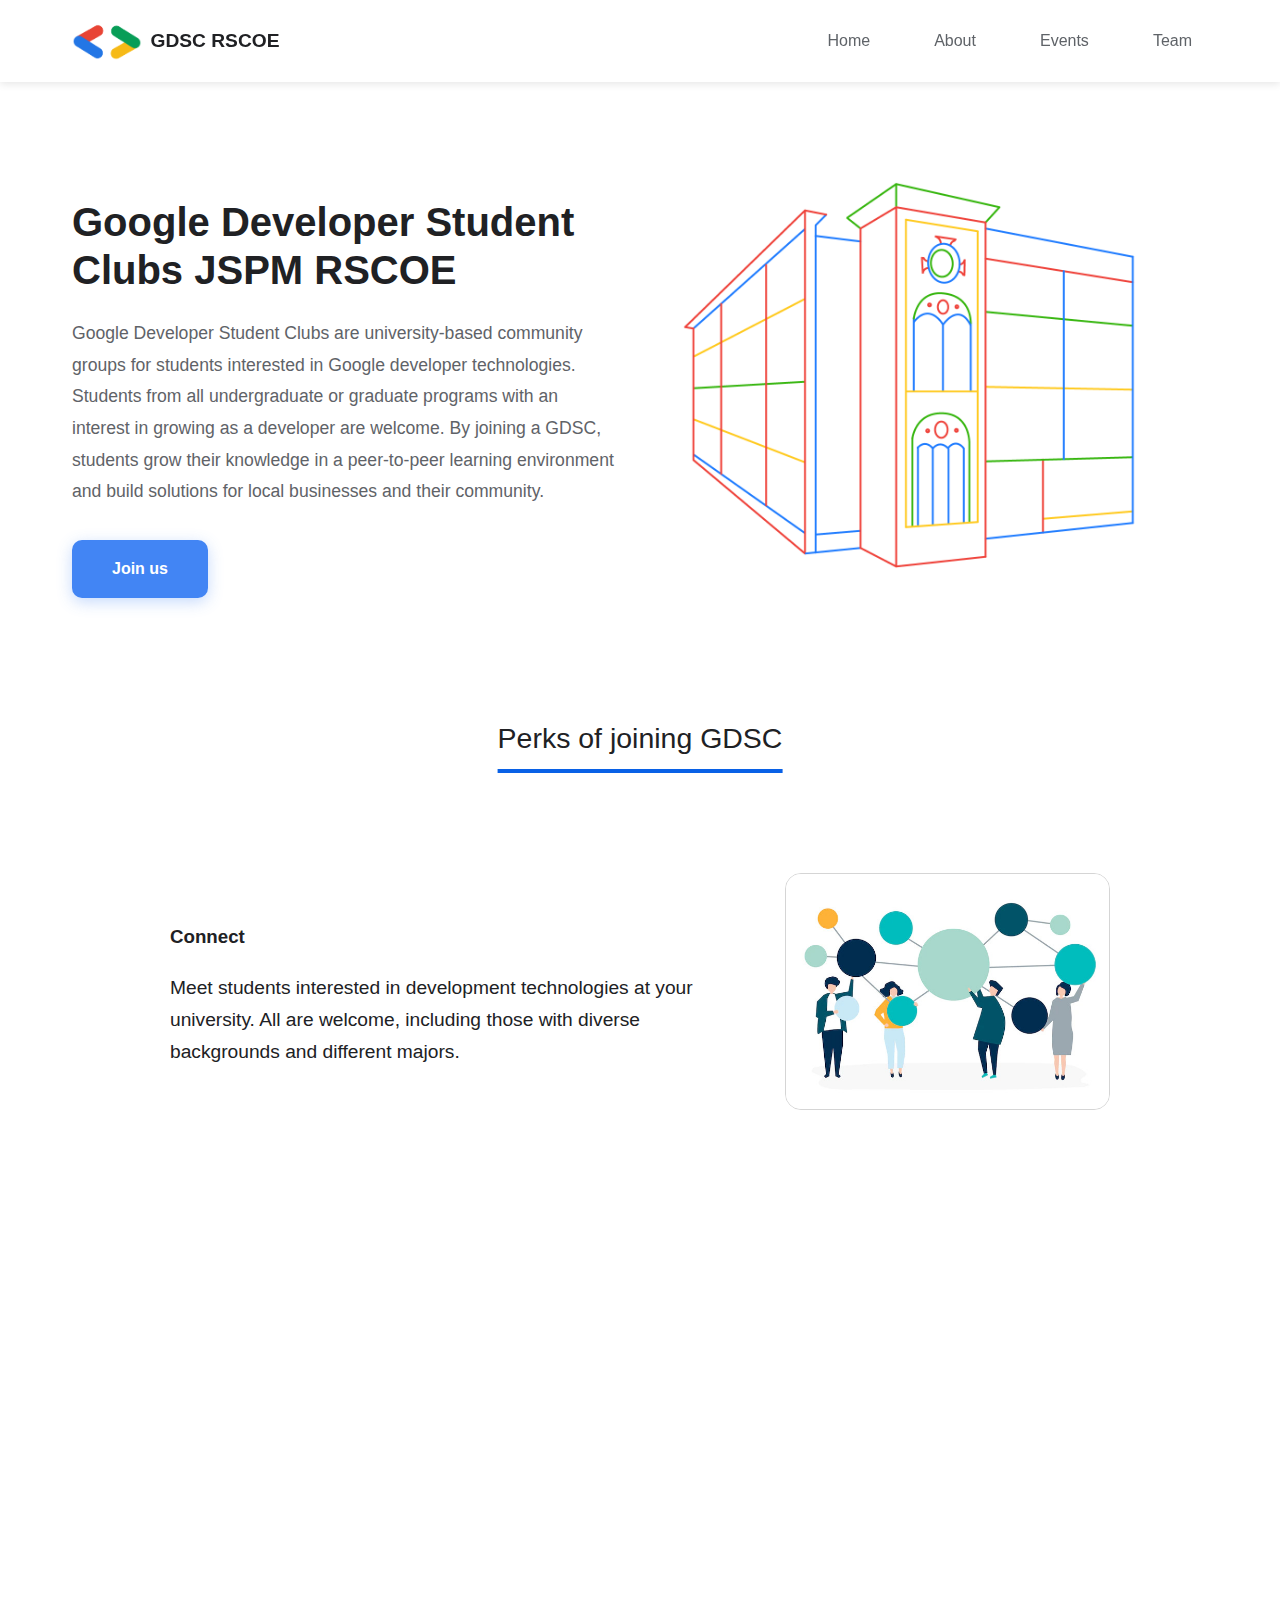
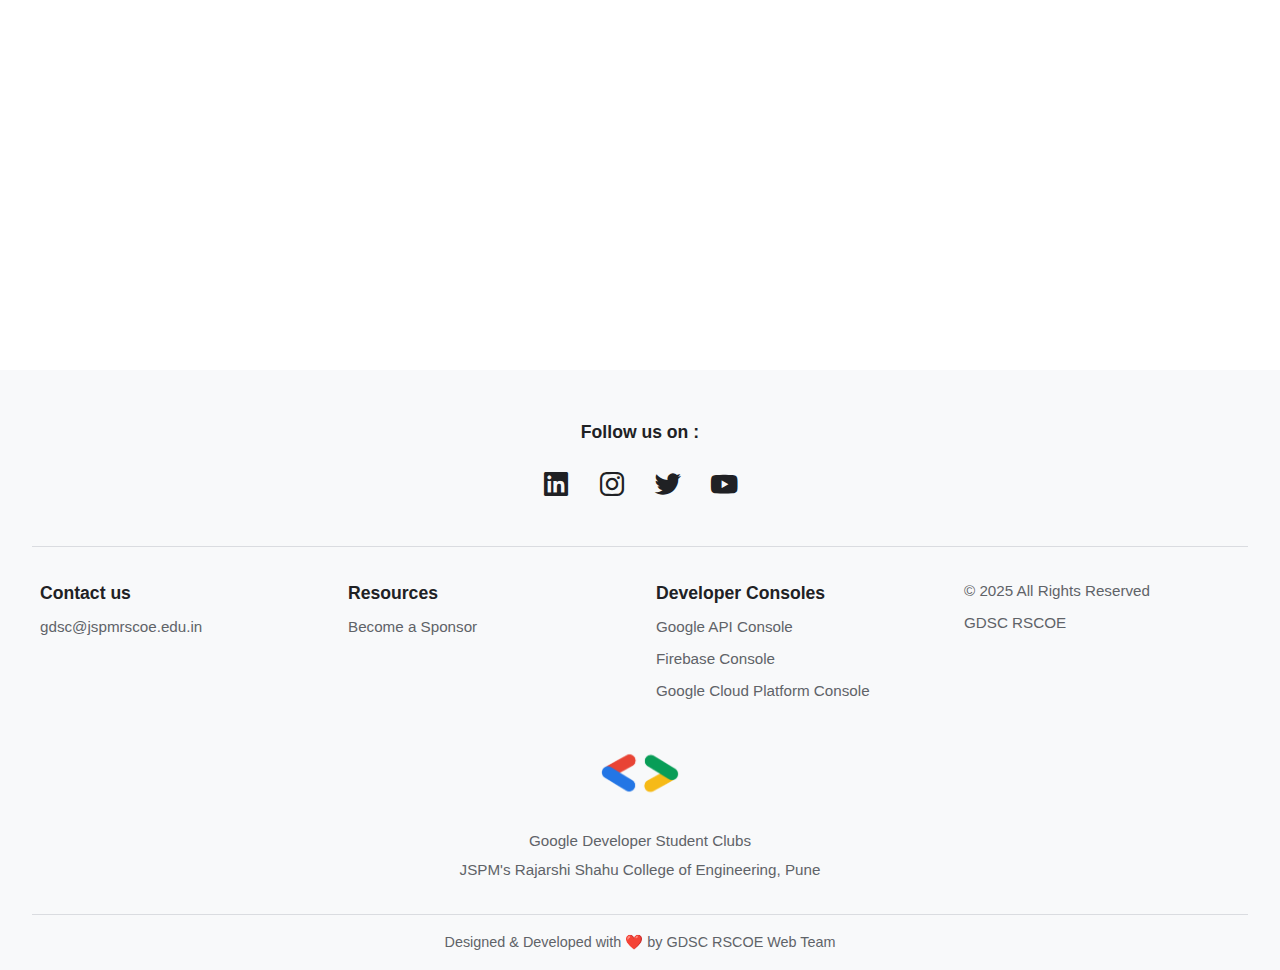
<file: index.html>
<!DOCTYPE html>
<html lang="en">
  <head>
    <meta charset="UTF-8" />
    <meta http-equiv="X-UA-Compatible" content="IE=edge" />
    <meta name="viewport" content="width=device-width, initial-scale=1.0" />

    <title>GDSC RSCOE - Google Developer Student Club</title>
    <meta
      name="description"
      content="Join the Google Developer Student Club at JSPM RSCOE. Connect with fellow students, learn new developer skills, and grow by building solutions for your community."
    />

    <link rel="stylesheet" href="style.css" />
    <link
      href="https://unpkg.com/boxicons@2.1.4/css/boxicons.min.css"
      rel="stylesheet"
    />
  </head>
  <body>
    <header class="header">
      <nav class="navbar">
        <div class="logo-div">
          <a href="index.html" aria-label="GDSC RSCOE Homepage">
            <img class="logo" src="public/logo.png" alt="GDSC RSCOE Logo" />
            <p class="logo-text">GDSC RSCOE</p>
          </a>
        </div>
        <div class="menu">
          <ul class="nav-menu">
            <li><a href="index.html">Home</a></li>
            <li><a href="about.html">About</a></li>
            <li><a href="events.html">Events</a></li>
            <li><a href="team.html">Team</a></li>
          </ul>
        </div>
        <button class="hamburger" aria-label="Open menu" aria-expanded="false">
          <span class="bar"></span>
          <span class="bar"></span>
          <span class="bar"></span>
        </button>
      </nav>
    </header>

    <main>
      <section class="hero-section">
        <div class="hero-content">
          <div class="hero-text">
            <h1 class="hero-title">
              Google Developer Student Clubs JSPM RSCOE
            </h1>
            <p class="hero-description">
              Google Developer Student Clubs are university-based community
              groups for students interested in Google developer technologies.
              Students from all undergraduate or graduate programs with an
              interest in growing as a developer are welcome. By joining a GDSC,
              students grow their knowledge in a peer-to-peer learning
              environment and build solutions for local businesses and their
              community.
            </p>
            <a href="about.html" class="cta-button">Join us</a>
          </div>
          <div class="hero-image">
            <img
              src="public/Landing_page.svg"
              alt="Illustration of developers collaborating on projects"
            />
          </div>
        </div>
      </section>

      <h2 class="perk-head">Perks of joining GDSC</h2>

      <div class="clg-container">
        <section class="c-container perk-section">
          <div class="c-info perk-text">
            <h3 class="head-2">Connect</h3>
            <p class="clg-para">
              Meet students interested in development technologies at your
              university. All are welcome, including those with diverse
              backgrounds and different majors.
            </p>
          </div>
          <div class="perk-image">
            <img
              class="c-img"
              src="public/connect.jpg"
              alt="Students networking and connecting at an event"
            />
          </div>
        </section>

        <section class="l-container perk-section">
          <div class="perk-image">
            <img
              class="l-img"
              src="public/learn.png"
              alt="A person learning coding skills on a laptop"
            />
          </div>
          <div class="l-info perk-text">
            <h3 class="head-2">Learn</h3>
            <p class="clg-para">
              Learn about a range of technical topics and gain new skills
              through hands-on workshops, events, talks, and project-building
              activities—both online and in-person.
            </p>
          </div>
        </section>

        <section class="g-container perk-section">
          <div class="g-info perk-text">
            <h3 class="head-2">Grow</h3>
            <p class="clg-para">
              Apply new learnings to build great solutions for local problems.
              Advance your skills, career, and network. Give back to your
              community by helping others learn.
            </p>
          </div>
          <div class="perk-image">
            <img
              class="g-img"
              src="public/grow.png"
              alt="A plant growing out of a book, symbolizing personal growth"
            />
          </div>
        </section>
      </div>
      
    </main>

    <footer class="footer">
      <div class="footer-top">
        <p>Follow us on :</p>
        <div class="social-icons">
          <a href="#" target="_blank" aria-label="LinkedIn"
            ><i class="bx bxl-linkedin-square"></i
          ></a>
          <a href="#" target="_blank" aria-label="Instagram"
            ><i class="bx bxl-instagram"></i
          ></a>
          <a href="#" target="_blank" aria-label="Twitter"
            ><i class="bx bxl-twitter"></i
          ></a>
          <a href="#" target="_blank" aria-label="YouTube"
            ><i class="bx bxl-youtube"></i
          ></a>
        </div>
      </div>
      <hr />
      <div class="footer-content">
        <div class="footer-column">
          <h4>Contact us</h4>
          <p>gdsc@jspmrscoe.edu.in</p>
        </div>
        <div class="footer-column">
          <h4>Resources</h4>
          <p>Become a Sponsor</p>
        </div>
        <div class="footer-column">
          <h4>Developer Consoles</h4>
          <p>Google API Console</p>
          <p>Firebase Console</p>
          <p>Google Cloud Platform Console</p>
        </div>
        <div class="footer-column">
          <p>&copy; 2025 All Rights Reserved</p>
          <p>GDSC RSCOE</p>
        </div>
      </div>
      <div class="footer-logo">
        <img src="public/logo.png" alt="GDSC RSCOE Logo" />
        <p>Google Developer Student Clubs</p>
        <p>JSPM's Rajarshi Shahu College of Engineering, Pune</p>
      </div>
      <p class="footer-credit">
        Designed & Developed with ❤️ by GDSC RSCOE Web Team
      </p>
    </footer>

    <script type="module" src="main.js"></script>
  </body>
</html>
</file>
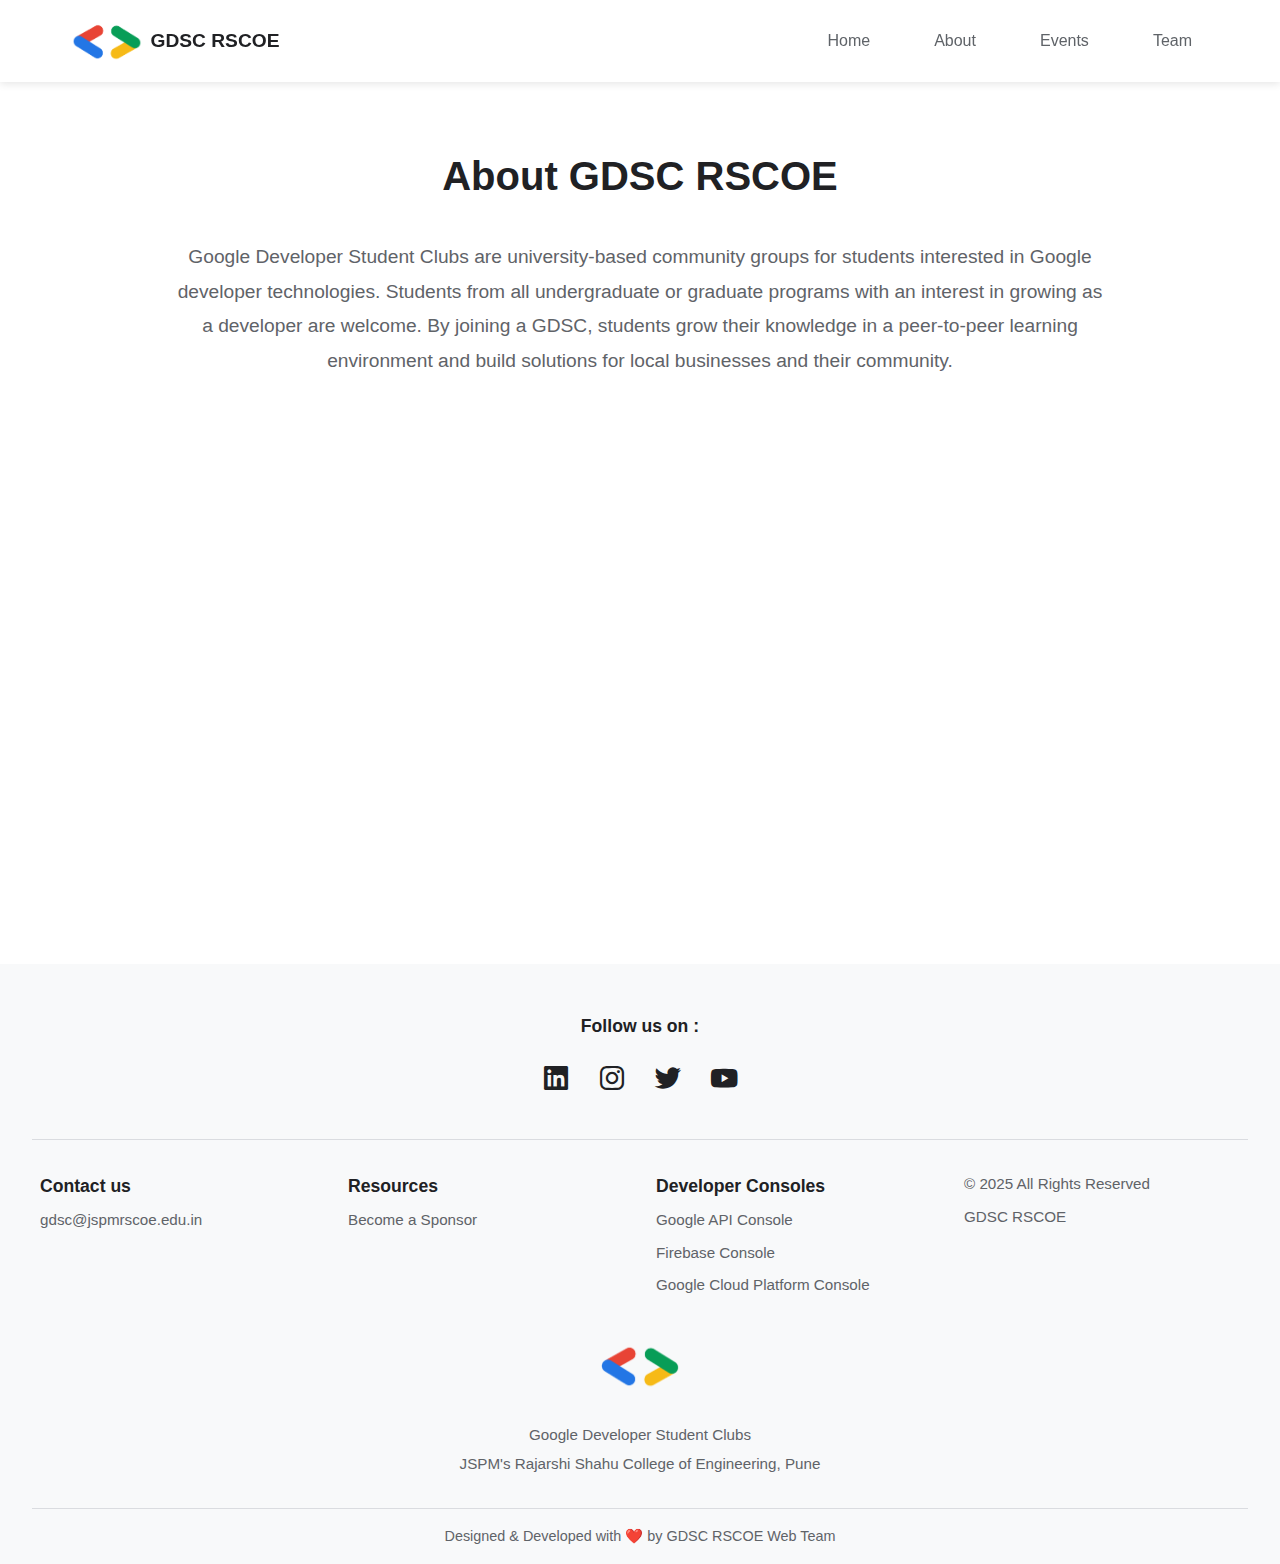
<file: about.html>
<!DOCTYPE html>
<html lang="en">
  <head>
    <meta charset="UTF-8" />
    <meta http-equiv="X-UA-Compatible" content="IE=edge" />
    <meta name="viewport" content="width=device-width, initial-scale=1.0" />

    <title>About - GDSC RSCOE</title>
    <meta
      name="description"
      content="Learn about the Google Developer Student Club at JSPM RSCOE. Discover our mission to help students connect, learn, and grow in a peer-to-peer learning environment."
    />

    <link rel="stylesheet" href="style.css" />
    <link
      href="https://unpkg.com/boxicons@2.1.4/css/boxicons.min.css"
      rel="stylesheet"
    />
  </head>
  <body>
    <header class="header">
      <nav class="navbar">
        <div class="logo-div">
          <a href="index.html" aria-label="GDSC RSCOE Homepage">
            <img class="logo" src="public/logo.png" alt="GDSC RSCOE Logo" />
            <p class="logo-text">GDSC RSCOE</p>
          </a>
        </div>
        <div class="menu">
          <ul class="nav-menu">
            <li><a href="index.html">Home</a></li>
            <li><a href="about.html">About</a></li>
            <li><a href="events.html">Events</a></li>
            <li><a href="team.html">Team</a></li>
          </ul>
        </div>
        <button class="hamburger" aria-label="Open menu" aria-expanded="false">
          <span class="bar"></span>
          <span class="bar"></span>
          <span class="bar"></span>
        </button>
      </nav>
    </header>

    <main>
      <section class="about-section">
        <h1>About GDSC RSCOE</h1>
        <p class="about-description">
          Google Developer Student Clubs are university-based community groups
          for students interested in Google developer technologies. Students
          from all undergraduate or graduate programs with an interest in
          growing as a developer are welcome. By joining a GDSC, students grow
          their knowledge in a peer-to-peer learning environment and build
          solutions for local businesses and their community.
        </p>
      </section>
    </main>

    <footer class="footer">
      <div class="footer-top">
        <p>Follow us on :</p>
        <div class="social-icons">
          <a href="#" target="_blank" aria-label="LinkedIn"
            ><i class="bx bxl-linkedin-square"></i
          ></a>
          <a href="#" target="_blank" aria-label="Instagram"
            ><i class="bx bxl-instagram"></i
          ></a>
          <a href="#" target="_blank" aria-label="Twitter"
            ><i class="bx bxl-twitter"></i
          ></a>
          <a href="#" target="_blank" aria-label="YouTube"
            ><i class="bx bxl-youtube"></i
          ></a>
        </div>
      </div>
      <hr />
      <div class="footer-content">
        <div class="footer-column">
          <h4>Contact us</h4>
          <p>gdsc@jspmrscoe.edu.in</p>
        </div>
        <div class="footer-column">
          <h4>Resources</h4>
          <p>Become a Sponsor</p>
        </div>
        <div class="footer-column">
          <h4>Developer Consoles</h4>
          <p>Google API Console</p>
          <p>Firebase Console</p>
          <p>Google Cloud Platform Console</p>
        </div>
        <div class="footer-column">
          <p>&copy; 2025 All Rights Reserved</p>
          <p>GDSC RSCOE</p>
        </div>
      </div>
      <div class="footer-logo">
        <img src="public/logo.png" alt="GDSC RSCOE Logo" />
        <p>Google Developer Student Clubs</p>
        <p>JSPM's Rajarshi Shahu College of Engineering, Pune</p>
      </div>
      <p class="footer-credit">
        Designed & Developed with ❤️ by GDSC RSCOE Web Team
      </p>
    </footer>

    <script type="module" src="main.js"></script>
  </body>
</html>
</file>
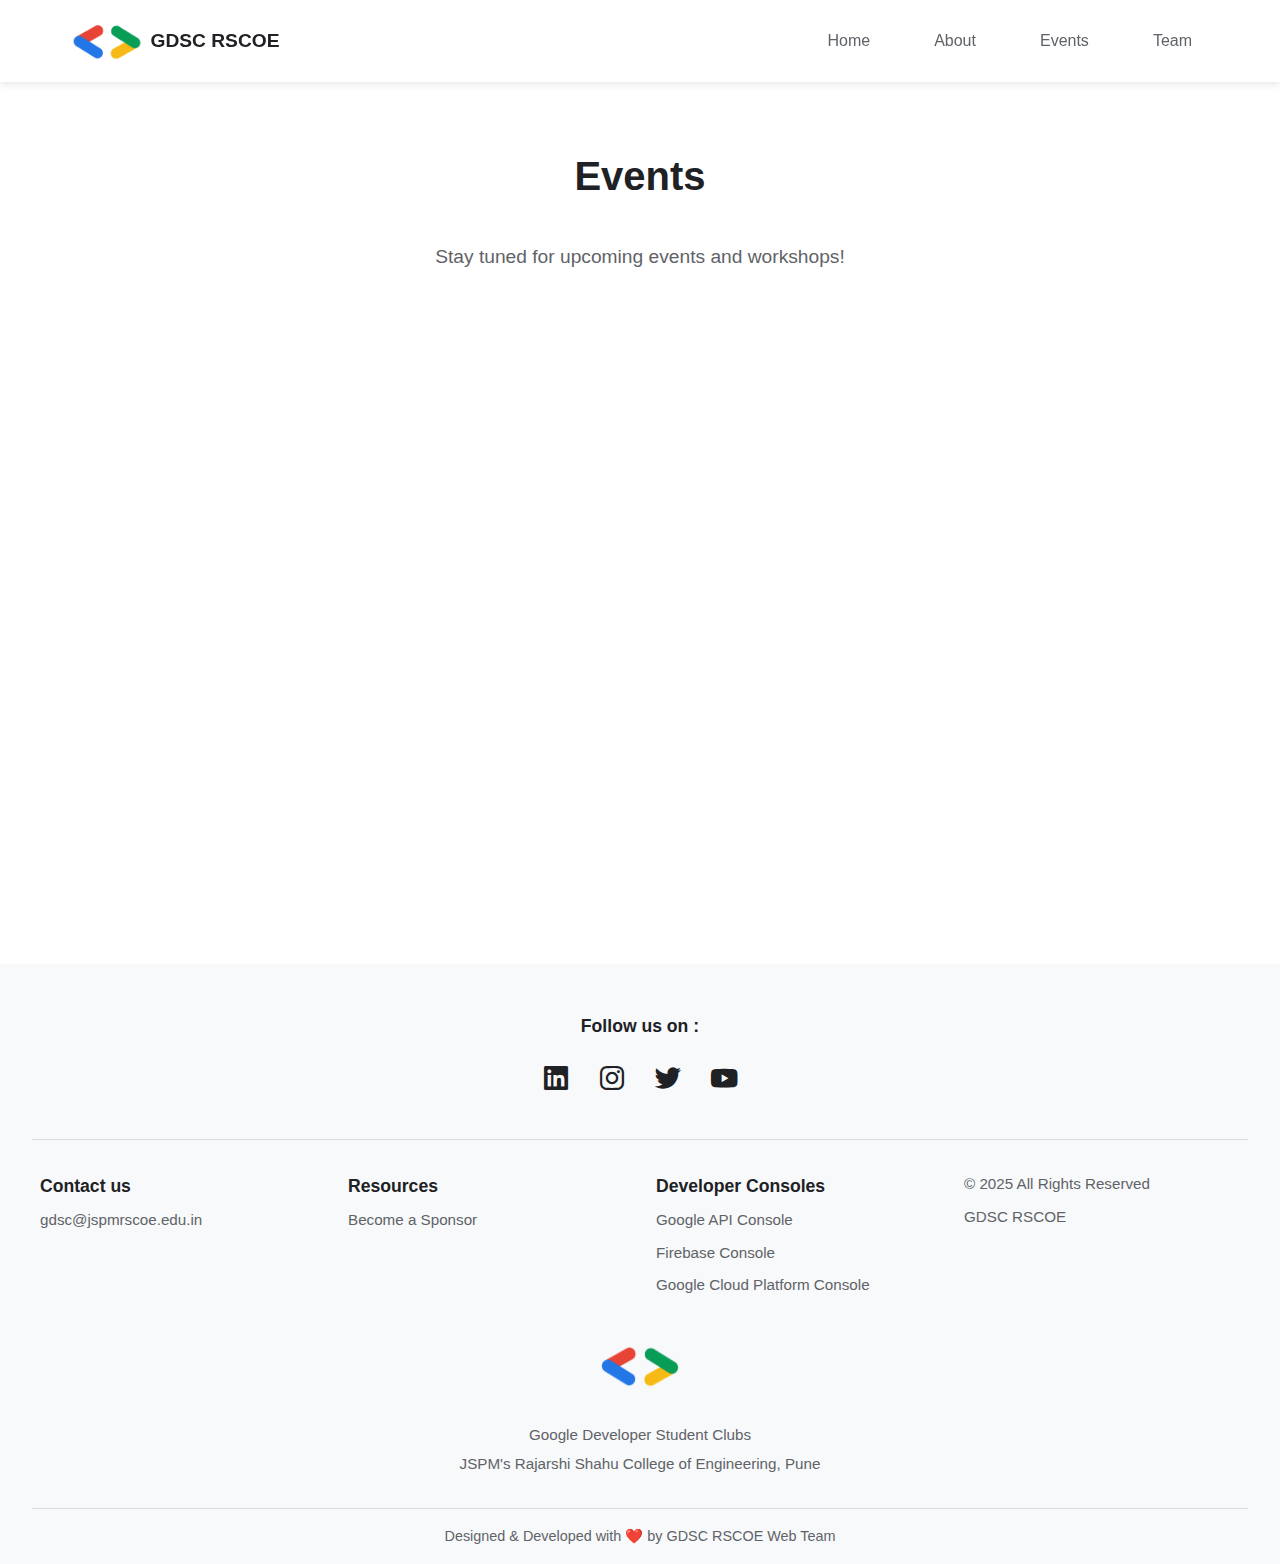
<file: events.html>
<!DOCTYPE html>
<html lang="en">
  <head>
    <meta charset="UTF-8" />
    <meta http-equiv="X-UA-Compatible" content="IE=edge" />
    <meta name="viewport" content="width=device-width, initial-scale=1.0" />

    <title>Events - GDSC RSCOE</title>
    <meta
      name="description"
      content="Stay up-to-date with the latest events, workshops, and activities from the Google Developer Student Club at JSPM RSCOE."
    />

    <link rel="stylesheet" href="style.css" />
    <link
      href="https://unpkg.com/boxicons@2.1.4/css/boxicons.min.css"
      rel="stylesheet"
    />
  </head>
  <body>
    <header class="header">
      <nav class="navbar">
        <div class="logo-div">
          <a href="index.html" aria-label="GDSC RSCOE Homepage">
            <img class="logo" src="public/logo.png" alt="GDSC RSCOE Logo" />
            <p class="logo-text">GDSC RSCOE</p>
          </a>
        </div>
        <div class="menu">
          <ul class="nav-menu">
            <li><a href="index.html">Home</a></li>
            <li><a href="about.html">About</a></li>
            <li><a href="events.html">Events</a></li>
            <li><a href="team.html">Team</a></li>
          </ul>
        </div>
        <button class="hamburger" aria-label="Open menu" aria-expanded="false">
          <span class="bar"></span>
          <span class="bar"></span>
          <span class="bar"></span>
        </button>
      </nav>
    </header>

    <main>
      <section class="events-section">
        <h1>Events</h1>
        <p>Stay tuned for upcoming events and workshops!</p>
      </section>
    </main>

    <footer class="footer">
      <div class="footer-top">
        <p>Follow us on :</p>
        <div class="social-icons">
          <a href="#" target="_blank" aria-label="LinkedIn"
            ><i class="bx bxl-linkedin-square"></i
          ></a>
          <a href="#" target="_blank" aria-label="Instagram"
            ><i class="bx bxl-instagram"></i
          ></a>
          <a href="#" target="_blank" aria-label="Twitter"
            ><i class="bx bxl-twitter"></i
          ></a>
          <a href="#" target="_blank" aria-label="YouTube"
            ><i class="bx bxl-youtube"></i
          ></a>
        </div>
      </div>
      <hr />
      <div class="footer-content">
        <div class="footer-column">
          <h4>Contact us</h4>
          <p>gdsc@jspmrscoe.edu.in</p>
        </div>
        <div class="footer-column">
          <h4>Resources</h4>
          <p>Become a Sponsor</p>
        </div>
        <div class="footer-column">
          <h4>Developer Consoles</h4>
          <p>Google API Console</p>
          <p>Firebase Console</p>
          <p>Google Cloud Platform Console</p>
        </div>
        <div class="footer-column">
          <p>&copy; 2025 All Rights Reserved</p>
          <p>GDSC RSCOE</p>
        </div>
      </div>
      <div class="footer-logo">
        <img src="public/logo.png" alt="GDSC RSCOE Logo" />
        <p>Google Developer Student Clubs</p>
        <p>JSPM's Rajarshi Shahu College of Engineering, Pune</p>
      </div>
      <p class="footer-credit">
        Designed & Developed with ❤️ by GDSC RSCOE Web Team
      </p>
    </footer>

    <script type="module" src="main.js"></script>
  </body>
</html>
</file>
<file: style.css>
* {
  margin: 0;
  padding: 0;
  box-sizing: border-box;
}

:root {
  --google-blue: #4285f4;
  --google-red: #ea4335;
  --google-yellow: #fbbc04;
  --google-green: #34a853;
  --text-primary: #202124;
  --text-secondary: #5f6368;
  --background: #ffffff;
  --border-color: #dadce0;
}

body {
  font-family: "Google Sans", "Roboto", Arial, sans-serif;
  line-height: 1.6;
  color: var(--text-primary);
  background-color: var(--background);
  overflow-x: hidden;
}

a {
  text-decoration: none;
  color: inherit;
}

ul {
  list-style: none;
}

/* --- Header --- */
.header {
  position: fixed;
  top: 0;
  left: 0;
  width: 100%;
  background-color: white;
  box-shadow: 0 2px 8px rgba(0, 0, 0, 0.1);
  z-index: 1000;
  transition: transform 0.3s ease-in-out;
}

.header-hidden {
  transform: translateY(-100%);
}

.navbar {
  max-width: 1200px;
  margin: 0 auto;
  padding: 1rem 2rem;
  display: flex;
  justify-content: space-between;
  align-items: center;
}

.logo-div a {
  display: flex;
  align-items: center;
  gap: 0.5rem;
  transition: transform 0.3s ease;
}

.logo-div a:hover {
  transform: scale(1.05);
}

.logo {
  height: 50px;
  width: auto;
}

.logo-text {
  font-size: 1.2rem;
  font-weight: 600;
  color: var(--text-primary);
}

.nav-menu {
  display: flex;
  gap: 2rem;
  align-items: center;
}

.nav-menu li a {
  font-size: 1rem;
  font-weight: 500;
  color: var(--text-secondary);
  padding: 0.5rem 1rem;
  border-radius: 8px;
  transition: all 0.3s ease;
  position: relative;
}

.nav-menu li a::after {
  content: "";
  position: absolute;
  bottom: 0;
  left: 50%;
  transform: translateX(-50%);
  width: 0;
  height: 2px;
  background: linear-gradient(
    90deg,
    var(--google-blue),
    var(--google-red),
    var(--google-yellow),
    var(--google-green)
  );
  transition: width 0.3s ease;
}

.nav-menu li a:hover {
  color: var(--google-blue);
}

.nav-menu li a:hover::after {
  width: 80%;
}

.hamburger {
  display: none;
  flex-direction: column;
  cursor: pointer;
  gap: 4px;
  background: transparent;
  border: none;
  padding: 0;
}

.hamburger .bar {
  width: 25px;
  height: 3px;
  background-color: var(--text-primary);
  border-radius: 3px;
  transition: all 0.3s ease;
}

.hamburger.active .bar:nth-child(1) {
  transform: translateY(7px) rotate(45deg);
}

.hamburger.active .bar:nth-child(2) {
  opacity: 0;
}

.hamburger.active .bar:nth-child(3) {
  transform: translateY(-7px) rotate(-45deg);
}

/* --- Main Content --- */
main {
  margin-top: 80px;
  min-height: calc(100vh - 80px);
}

.hero-section {
  padding: 4rem 2rem;
  max-width: 1200px;
  margin: 0 auto;
}

.hero-content {
  display: grid;
  grid-template-columns: 1fr 1fr;
  gap: 3rem;
  align-items: center;
}

.hero-text {
  animation: fadeInLeft 0.8s ease;
}

.hero-title {
  font-size: 2.5rem;
  font-weight: 700;
  line-height: 1.2;
  color: var(--text-primary);
  margin-bottom: 1.5rem;
}

.hero-description {
  font-size: 1.1rem;
  color: var(--text-secondary);
  line-height: 1.8;
  margin-bottom: 2rem;
}

.cta-button {
  display: inline-block;
  background: var(--google-blue);
  color: white;
  padding: 1rem 2.5rem;
  font-size: 1rem;
  font-weight: 600;
  border: none;
  border-radius: 10px;
  cursor: pointer;
  transition: all 0.3s ease;
  box-shadow: 0 4px 15px rgba(66, 133, 244, 0.3);
}

.cta-button:hover {
  transform: translateY(-3px);
  box-shadow: 0 6px 20px rgba(66, 133, 244, 0.4);
}

.hero-image {
  animation: fadeInRight 0.8s ease;
}

.hero-image img {
  width: 100%;
  height: auto;
  max-width: 500px;
}

/* --- Perks Section (Homepage) --- */
.perk-head {
  display: inline-block;
  margin-left: 50%;
  transform: translateX(-50%);
  font-weight: 500;
  font-size: 1.78rem;
  text-align: center;
  border-bottom: 0.3rem solid #0961e6;
  padding-bottom: 8px;
}

.clg-container {
  display: flex;
  flex-direction: column;
}

.c-container,
.g-container {
  display: flex;
  justify-content: center;
  align-items: center;
  margin: 100px;
}

.l-container {
  display: flex;
  justify-content: center;
  align-items: center;
  margin: 0 100px;
}

.c-info,
.g-info {
  width: 50%;
  margin-right: 75px;
}

.l-info {
  width: 50%;
  margin-left: 75px;
}

.clg-para {
  line-height: 2rem;
  font-size: 1.2rem;
  margin-top: 20px;
}

.c-img,
.g-img,
.l-img {
  border: 0.07rem solid #d5d5d5;
  border-radius: 1rem;
  transition: 0.5s;
  width: 325px;
}

/* --- Reversible Perk Animation --- */
.perk-section .perk-text,
.perk-section .perk-image {
  opacity: 0;
  transition: opacity 0.8s ease-out, transform 0.8s ease-out;
}

/* Default direction: Text from left, Image from right */
.perk-section .perk-text {
  transform: translateX(-50px);
}
.perk-section .perk-image {
  transform: translateX(50px);
}

/* Opposite direction for the 2nd card (.l-container) */
.l-container .perk-text {
  transform: translateX(50px);
}
.l-container .perk-image {
  transform: translateX(-50px);
}

/* Visible state */
.perk-section.is-visible .perk-text,
.perk-section.is-visible .perk-image {
  opacity: 1;
  transform: translateX(0);
}

/* --- About, Events, Team Pages --- */
.about-section,
.events-section {
  padding: 4rem 2rem;
  max-width: 1000px;
  margin: 0 auto;
  text-align: center;
}

.about-section h1,
.events-section h1 {
  font-size: 2.5rem;
  font-weight: 700;
  margin-bottom: 2rem;
  color: var(--text-primary);
}

.about-description,
.events-section p {
  font-size: 1.2rem;
  color: var(--text-secondary);
  line-height: 1.8;
}

.team-section {
  padding: 4rem 2rem;
  max-width: 1200px;
  margin: 0 auto;
}

.team-heading {
  text-align: center;
  font-size: 2.5rem;
  font-weight: 700;
  margin-bottom: 3rem;
  color: var(--text-primary);
}

.g-blue-text {
  color: var(--google-blue);
}

.team-grid {
  display: grid;
  grid-template-columns: repeat(auto-fit, minmax(250px, 1fr));
  gap: 2rem;
  margin-bottom: 4rem;
}

.team-card {
  background: white;
  border-radius: 16px;
  padding: 2rem;
  text-align: center;
  box-shadow: 0 4px 16px rgba(0, 0, 0, 0.1);
  opacity: 0;
  transform: translateY(30px);
  /* This transition handles the smooth fade-in and fade-out */
  transition: opacity 0.6s ease-out, transform 0.6s ease-out,
    box-shadow 0.3s ease, transform 0.3s ease;
}

.team-card.visible {
  opacity: 1;
  transform: translateY(0);
}

.team-card:hover {
  transform: translateY(-10px);
  box-shadow: 0 8px 24px rgba(0, 0, 0, 0.15);
}

.team-card img {
  width: 150px;
  height: 150px;
  border-radius: 50%;
  object-fit: cover;
  margin-bottom: 1rem;
  border: 4px solid #f0f0f0;
}

.team-card h3 {
  font-size: 1.2rem;
  font-weight: 600;
  margin-bottom: 0.5rem;
  color: var(--text-primary);
}

.team-card p {
  font-size: 0.95rem;
  color: var(--text-secondary);
  margin-bottom: 1rem;
}

.team-social {
  display: flex;
  justify-content: center;
  gap: 1rem;
}

.team-social a {
  color: var(--text-secondary);
  font-size: 1.5rem;
  transition: all 0.3s ease;
}

.team-social a:hover {
  color: var(--google-blue);
  transform: scale(1.2);
}

.team-buttons {
  display: flex;
  flex-wrap: wrap;
  justify-content: center;
  gap: 1rem;
  margin-top: 2rem;
}

.team-btn {
  padding: 0.8rem 1.5rem;
  background: white;
  border: 2px solid var(--google-blue);
  color: var(--google-blue);
  font-size: 1rem;
  font-weight: 600;
  border-radius: 50px;
  cursor: pointer;
  transition: all 0.3s ease;
}

.team-btn:hover {
  background: var(--google-blue);
  color: white;
  transform: translateY(-2px);
  box-shadow: 0 4px 12px rgba(66, 133, 244, 0.3);
}

/* --- Footer --- */
.footer {
  background-color: #f8f9fa;
  padding: 3rem 2rem 1rem;
  margin-top: 4rem;
}

.footer-top {
  text-align: center;
  margin-bottom: 2rem;
}

.footer-top p {
  font-size: 1.1rem;
  font-weight: 600;
  margin-bottom: 1rem;
  color: var(--text-primary);
}

.social-icons {
  display: flex;
  justify-content: center;
  gap: 1.5rem;
}

.social-icons a {
  color: var(--text-primary);
  font-size: 2rem;
  transition: all 0.3s ease;
}

.social-icons a:hover {
  color: var(--google-blue);
  transform: scale(1.2);
}

.footer hr {
  border: none;
  border-top: 1px solid var(--border-color);
  margin: 2rem 0;
}

.footer-content {
  display: grid;
  grid-template-columns: repeat(auto-fit, minmax(200px, 1fr));
  gap: 2rem;
  max-width: 1200px;
  margin: 0 auto 2rem;
}

.footer-column h4 {
  font-size: 1.1rem;
  font-weight: 700;
  margin-bottom: 0.5rem;
  color: var(--text-primary);
}

.footer-column p {
  font-size: 0.95rem;
  color: var(--text-secondary);
  margin-bottom: 0.5rem;
}

.footer-logo {
  text-align: center;
  margin: 2rem 0;
}

.footer-logo img {
  width: 80px;
  height: auto;
  margin-bottom: 1rem;
}

.footer-logo p {
  font-size: 0.95rem;
  color: var(--text-secondary);
  margin: 0.3rem 0;
}

.footer-credit {
  text-align: center;
  padding-top: 1rem;
  border-top: 1px solid var(--border-color);
  color: var(--text-secondary);
  font-size: 0.9rem;
}

/* --- Keyframe Animations --- */
@keyframes fadeInLeft {
  from {
    opacity: 0;
    transform: translateX(-30px);
  }
  to {
    opacity: 1;
    transform: translateX(0);
  }
}

@keyframes fadeInRight {
  from {
    opacity: 0;
    transform: translateX(30px);
  }
  to {
    opacity: 1;
    transform: translateX(0);
  }
}

/* This is no longer used by team-card, but kept for hero-text */
@keyframes fadeInUp {
  from {
    opacity: 0;
    transform: translateY(30px);
  }
  to {
    opacity: 1;
    transform: translateY(0);
  }
}

/* --- Media Queries --- */
@media (max-width: 768px) {
  .hamburger {
    display: flex;
  }

  .menu {
    position: fixed;
    top: 80px; /* Adjust based on header height */
    right: -100%;
    width: 100%;
    height: calc(100vh - 80px);
    background-color: white;
    box-shadow: 0 4px 8px rgba(0, 0, 0, 0.1);
    transition: right 0.3s ease;
  }

  .menu.active {
    right: 0;
  }

  .nav-menu {
    flex-direction: column;
    padding: 2rem;
    gap: 1rem;
    align-items: center;
  }

  .nav-menu li {
    width: 100%;
    text-align: center;
  }

  .nav-menu li a {
    display: block;
    padding: 1rem;
  }

  .hero-content {
    grid-template-columns: 1fr;
    text-align: center;
  }

  .hero-image {
    order: -1;
    margin-bottom: 2rem;
  }

  .hero-title {
    font-size: 2rem;
  }

  .hero-description {
    font-size: 1rem;
  }

  .team-grid {
    grid-template-columns: repeat(auto-fit, minmax(200px, 1fr));
    gap: 1.5rem;
  }

  .team-heading {
    font-size: 2rem;
  }

  .footer-content {
    grid-template-columns: 1fr;
    text-align: center;
  }

  .c-container,
  .g-container,
  .l-container {
    flex-direction: column;
    margin: 3rem;
    gap: 2rem;
    text-align: center;
  }

  .l-container {
    flex-direction: column-reverse;
  }

  .c-info,
  .g-info,
  .l-info {
    width: 100%;
    margin: 0;
  }

  .c-img,
  .g-img,
  .l-img {
    width: 325px;
    max-width: 100%;
  }

  .head-2 {
    font-weight: 500;
    font-size: 1.4rem;
  }

  .clg-para {
    line-height: 1.8rem;
    font-size: 1.1rem;
    margin-top: 20px;
  }
}

@media (max-width: 480px) {
  .navbar {
    padding: 1rem;
  }

  .logo {
    height: 40px;
  }

  .logo-text {
    font-size: 1rem;
  }

  .hero-section,
  .about-section,
  .events-section,
  .team-section {
    padding: 2rem 1rem;
  }

  .hero-title {
    font-size: 1.8rem;
  }

  .team-heading,
  .about-section h1,
  .events-section h1 {
    font-size: 1.8rem;
  }

  .team-grid {
    grid-template-columns: 1fr;
  }

  .team-buttons {
    flex-direction: column;
  }

  .team-btn {
    width: 100%;
  }
}
</file>
